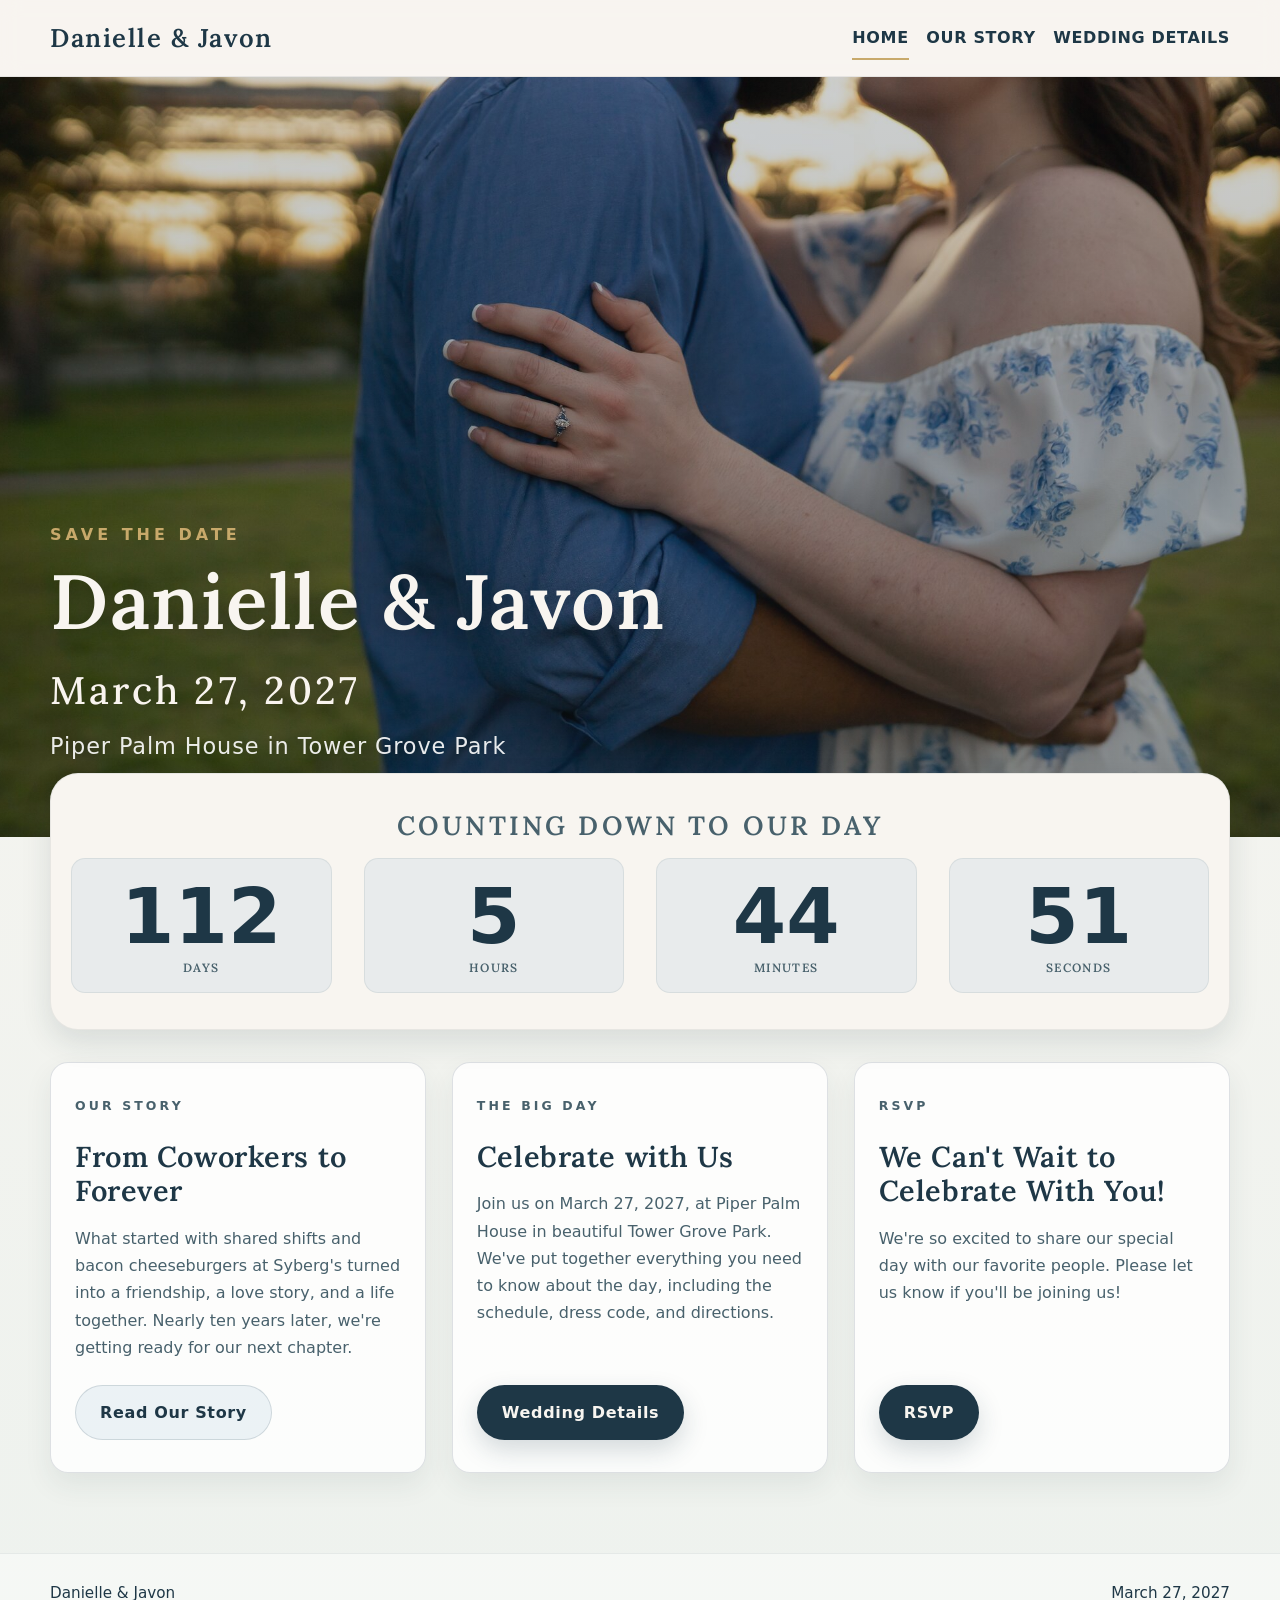
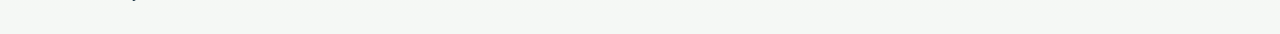
<file: index.html>
<!DOCTYPE html>
<html lang="en">
  <head>
    <meta charset="UTF-8" />
    <meta name="viewport" content="width=device-width, initial-scale=1.0" />
    <title>Danielle & Javon | Wedding</title>
    <meta
      name="description"
      content="Danielle and Javon are getting married on March 27, 2027 at Piper Palm House in Tower Grove Park."
    />
    <meta name="robots" content="noindex" />
    <link rel="preconnect" href="https://fonts.googleapis.com" />
    <link rel="preconnect" href="https://fonts.gstatic.com" crossorigin />
    <link href="https://fonts.googleapis.com/css2?family=Lora:wght@500;600&display=swap" rel="stylesheet" />
    <link rel="stylesheet" href="style.css" />
    <script src="script.js" defer></script>
  </head>
  <body class="home-page">
    <header class="site-header">
      <div class="container nav-wrap">
        <a class="brand" href="index.html" aria-label="Danielle and Javon home">Danielle &amp; Javon</a>
        <button class="menu-toggle" type="button" aria-expanded="false" aria-controls="site-navigation" aria-label="Open navigation menu">Menu</button>
        <nav class="site-nav" id="site-navigation" aria-label="Main navigation">
          <a href="index.html" class="nav-link active">Home</a>
          <a href="our-story.html" class="nav-link">Our Story</a>
          <a href="wedding-details.html" class="nav-link">Wedding Details</a>
        </nav>
      </div>
    </header>

    <main>
      <section class="hero-section">
        <div class="hero-image" role="img" aria-label="Couple standing together outdoors in warm natural light"></div>
        <div class="hero-content container">
          <p class="eyebrow">Save the Date</p>
          <h1>Danielle &amp; Javon</h1>
          <p class="date-line">March 27, 2027</p>
          <p class="venue-line">Piper Palm House in Tower Grove Park</p>
        </div>
      </section>

      <section class="countdown-section">
        <div class="container countdown-shell">
          <p class="countdown-label">Counting Down to Our Day</p>
          <p class="sr-only" id="countdown-description">Countdown to March 27, 2027.</p>
          <div class="countdown" data-countdown aria-describedby="countdown-description" aria-live="off"></div>
        </div>
      </section>

      <section class="feature-grid container">
        <article class="feature-card">
          <p class="eyebrow">Our Story</p>
          <h2>From Coworkers to Forever</h2>
          <p>What started with shared shifts and bacon cheeseburgers at Syberg's turned into a friendship, a love story, and a life together. Nearly ten years later, we're getting ready for our next chapter.</p>
          <a class="button button-secondary" href="our-story.html">Read Our Story</a>
        </article>

        <article class="feature-card">
          <p class="eyebrow">The Big Day</p>
          <h2>Celebrate with Us</h2>
          <p>Join us on March 27, 2027, at Piper Palm House in beautiful Tower Grove Park. We've put together everything you need to know about the day, including the schedule, dress code, and directions.</p>
          <a class="button button-primary" href="wedding-details.html">Wedding Details</a>
        </article>

        <article class="feature-card">
          <p class="eyebrow">RSVP</p>
          <h2>We Can't Wait to Celebrate With You!</h2>
          <p>We're so excited to share our special day with our favorite people. Please let us know if you'll be joining us!</p>
          <span class="button button-primary">RSVP</span>
        </article>
      </section>
    </main>

    <footer class="site-footer">
      <div class="container footer-wrap">
        <p>Danielle &amp; Javon</p>
        <p>March 27, 2027</p>
      </div>
    </footer>
  </body>
</html>
</file>
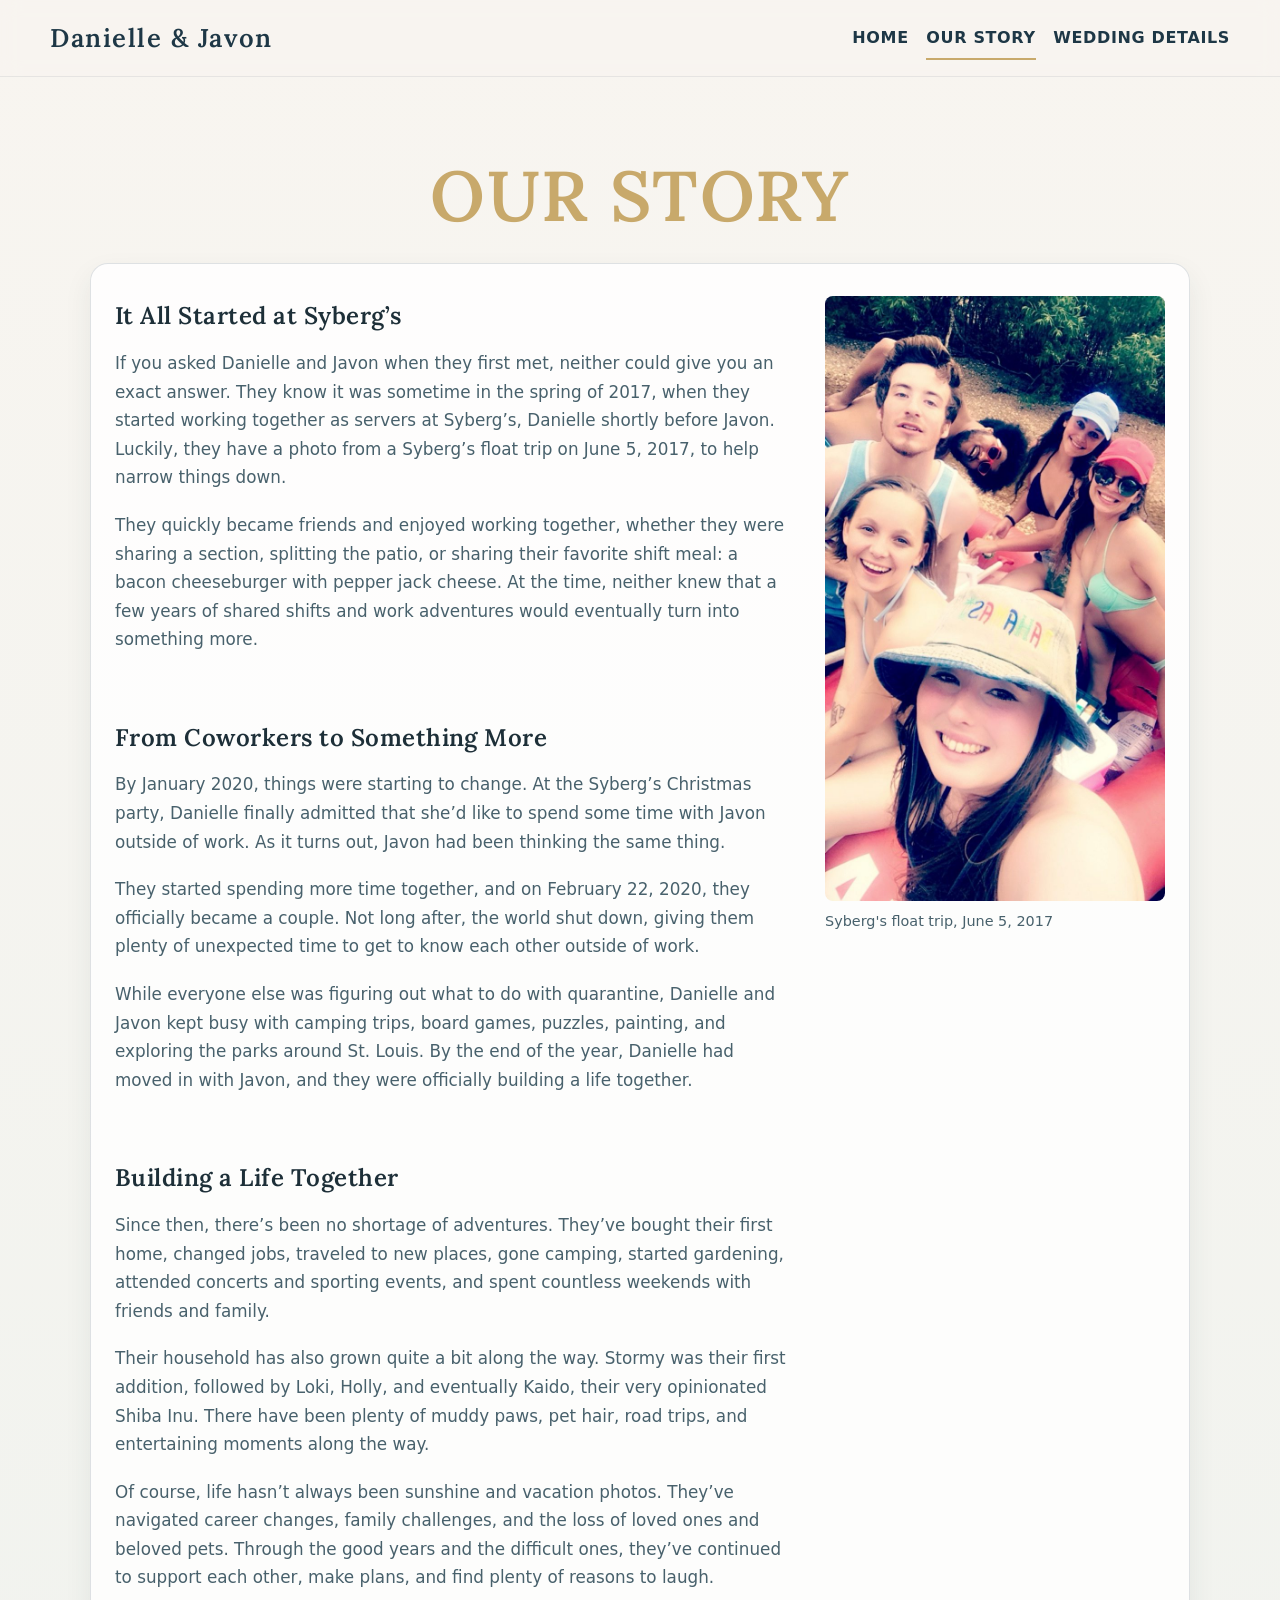
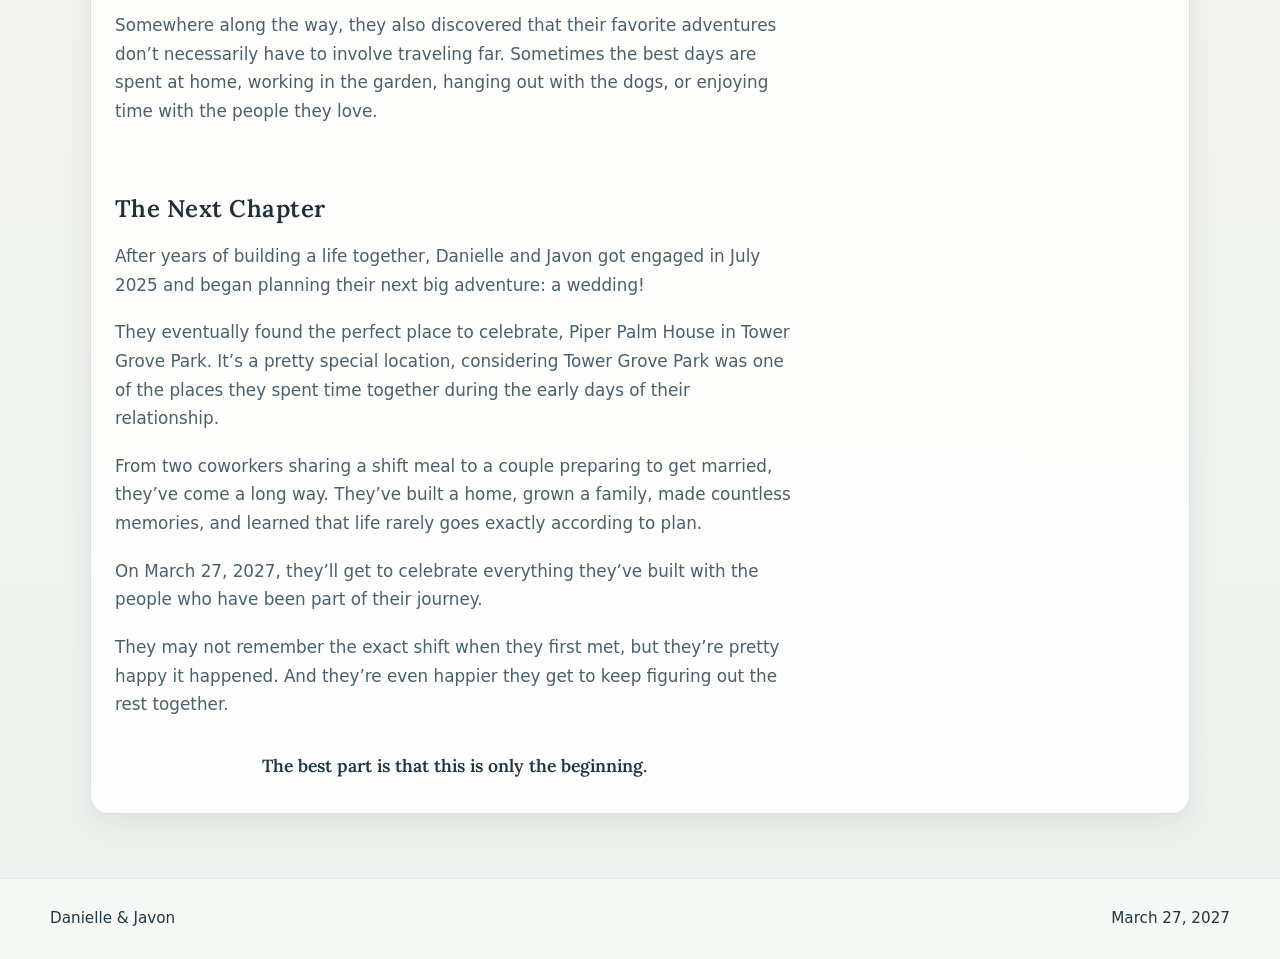
<file: our-story.html>
<!DOCTYPE html>
<html lang="en">
  <head>
    <meta charset="UTF-8" />
    <meta name="viewport" content="width=device-width, initial-scale=1.0" />
    <title>Our Story | Danielle & Javon</title>
    <meta
      name="description"
      content="Our story for Danielle and Javon."
    />
    <meta name="robots" content="noindex" />
    <link rel="preconnect" href="https://fonts.googleapis.com" />
    <link rel="preconnect" href="https://fonts.gstatic.com" crossorigin />
    <link href="https://fonts.googleapis.com/css2?family=Lora:wght@500;600&display=swap" rel="stylesheet" />
    <link rel="stylesheet" href="style.css" />
    <style>
      .page-story .page-intro {
        padding-bottom: 1rem;
      }

      .page-story .story-layout {
        display: block;
      }

      .page-story .story-copy {
        width: min(100%, 72ch);
        margin: 0 auto;
      }

      .page-story .story-copy h2 {
        margin: 2rem 0 0.75rem;
      }

      .page-story .story-section:first-child > h2 {
        margin-top: 0;
      }

      .page-story .story-photo {
        margin: 1.5rem 0 2rem;
      }

      .page-story .story-photo img {
        display: block;
        width: 100%;
        height: auto;
        border-radius: 8px;
      }

      @media (min-width: 701px) {
        .page-story .story-photo img {
          width: 100%;
          max-width: 100%;
          max-height: 70vh;
          object-fit: contain;
          margin: 0 auto;
        }
      }

      .page-story .story-photo figcaption {
        margin-top: 0.5rem;
        color: var(--color-text-soft);
        font-size: 0.9rem;
      }

      .page-story .story-closing {
        margin: 2rem 0 0;
        color: var(--color-blue-deep);
        font-family: var(--font-display);
        font-size: 1.1rem;
        font-weight: 600;
        text-align: center;
      }

      @media (min-width: 701px) {
        .page-story .page-intro .eyebrow {
          font-family: var(--font-display);
          font-size: clamp(3rem, 5.5vw, 5rem);
          line-height: 1.1;
          letter-spacing: 0.02em;
        }

        .page-story .story-copy {
          width: min(100%, 1100px);
        }

        .page-story .story-copy {
          display: grid;
          grid-template-columns: minmax(0, 1fr) 340px;
          column-gap: 2rem;
          row-gap: 0.8rem;
          align-items: start;
        }

        .page-story .story-section {
          grid-column: 1;
        }

        .page-story .story-section:nth-of-type(1) {
          grid-row: 1;
        }

        .page-story .story-section:nth-of-type(2) {
          grid-row: 2;
        }

        .page-story .story-section:nth-of-type(3) {
          grid-row: 3;
        }

        .page-story .story-section:nth-of-type(4) {
          grid-row: 4;
        }

        .page-story .story-photo {
          grid-column: 2;
          grid-row: 1 / span 4;
          position: sticky;
          top: 110px;
          align-self: start;
          width: 340px;
          margin: 0;
        }
      }
    </style>
    <script src="script.js" defer></script>
  </head>
  <body class="page-story">
    <header class="site-header">
      <div class="container nav-wrap">
        <a class="brand" href="index.html" aria-label="Danielle and Javon home">Danielle &amp; Javon</a>
        <button class="menu-toggle" type="button" aria-expanded="false" aria-controls="site-navigation" aria-label="Open navigation menu">Menu</button>
        <nav class="site-nav" id="site-navigation" aria-label="Main navigation">
          <a href="index.html" class="nav-link">Home</a>
          <a href="our-story.html" class="nav-link active">Our Story</a>
          <a href="wedding-details.html" class="nav-link">Wedding Details</a>
        </nav>
      </div>
    </header>

    <main>
      <section class="page-intro">
        <div class="container narrow">
          <p class="eyebrow">Our story</p>
        </div>
      </section>

      <section class="content-section">
        <div class="container story-layout">
          <div class="story-copy">
            <section class="story-section story-opening">
              <h2>It All Started at Syberg’s</h2>
              <p>
                If you asked Danielle and Javon when they first met, neither could give you an exact answer. They know it was sometime in the spring of 2017, when they started working together as servers at Syberg’s, Danielle shortly before Javon. Luckily, they have a photo from a Syberg’s float trip on June 5, 2017, to help narrow things down.
              </p>
              <p>
                They quickly became friends and enjoyed working together, whether they were sharing a section, splitting the patio, or sharing their favorite shift meal: a bacon cheeseburger with pepper jack cheese. At the time, neither knew that a few years of shared shifts and work adventures would eventually turn into something more.
              </p>
            </section>

            <figure class="story-photo">
              <img src="images/syberg-float-trip-2017.jpg" alt="Photo from the Syberg's float trip on June 5, 2017" loading="lazy" />
              <figcaption>Syberg's float trip, June 5, 2017</figcaption>
            </figure>

            <section class="story-section">
              <h2>From Coworkers to Something More</h2>
              <p>
                By January 2020, things were starting to change. At the Syberg’s Christmas party, Danielle finally admitted that she’d like to spend some time with Javon outside of work. As it turns out, Javon had been thinking the same thing.
              </p>
              <p>
                They started spending more time together, and on February 22, 2020, they officially became a couple. Not long after, the world shut down, giving them plenty of unexpected time to get to know each other outside of work.
              </p>
              <p>
                While everyone else was figuring out what to do with quarantine, Danielle and Javon kept busy with camping trips, board games, puzzles, painting, and exploring the parks around St. Louis. By the end of the year, Danielle had moved in with Javon, and they were officially building a life together.
              </p>
            </section>

            <section class="story-section">
              <h2>Building a Life Together</h2>
              <p>
                Since then, there’s been no shortage of adventures. They’ve bought their first home, changed jobs, traveled to new places, gone camping, started gardening, attended concerts and sporting events, and spent countless weekends with friends and family.
              </p>
              <p>
                Their household has also grown quite a bit along the way. Stormy was their first addition, followed by Loki, Holly, and eventually Kaido, their very opinionated Shiba Inu. There have been plenty of muddy paws, pet hair, road trips, and entertaining moments along the way.
              </p>
              <p>
                Of course, life hasn’t always been sunshine and vacation photos. They’ve navigated career changes, family challenges, and the loss of loved ones and beloved pets. Through the good years and the difficult ones, they’ve continued to support each other, make plans, and find plenty of reasons to laugh.
              </p>
              <p>
                Somewhere along the way, they also discovered that their favorite adventures don’t necessarily have to involve traveling far. Sometimes the best days are spent at home, working in the garden, hanging out with the dogs, or enjoying time with the people they love.
              </p>
            </section>

            <section class="story-section">
              <h2>The Next Chapter</h2>
              <p>
                After years of building a life together, Danielle and Javon got engaged in July 2025 and began planning their next big adventure: a wedding!
              </p>
              <p>
                They eventually found the perfect place to celebrate, Piper Palm House in Tower Grove Park. It’s a pretty special location, considering Tower Grove Park was one of the places they spent time together during the early days of their relationship.
              </p>
              <p>
                From two coworkers sharing a shift meal to a couple preparing to get married, they’ve come a long way. They’ve built a home, grown a family, made countless memories, and learned that life rarely goes exactly according to plan.
              </p>
              <p>
                On March 27, 2027, they’ll get to celebrate everything they’ve built with the people who have been part of their journey.
              </p>
              <p>
                They may not remember the exact shift when they first met, but they’re pretty happy it happened. And they’re even happier they get to keep figuring out the rest together.
              </p>
              <p class="story-closing">The best part is that this is only the beginning.</p>
            </section>
          </div>
        </div>
      </section>
    </main>

    <footer class="site-footer">
      <div class="container footer-wrap">
        <p>Danielle &amp; Javon</p>
        <p>March 27, 2027</p>
      </div>
    </footer>
  </body>
</html>
</file>
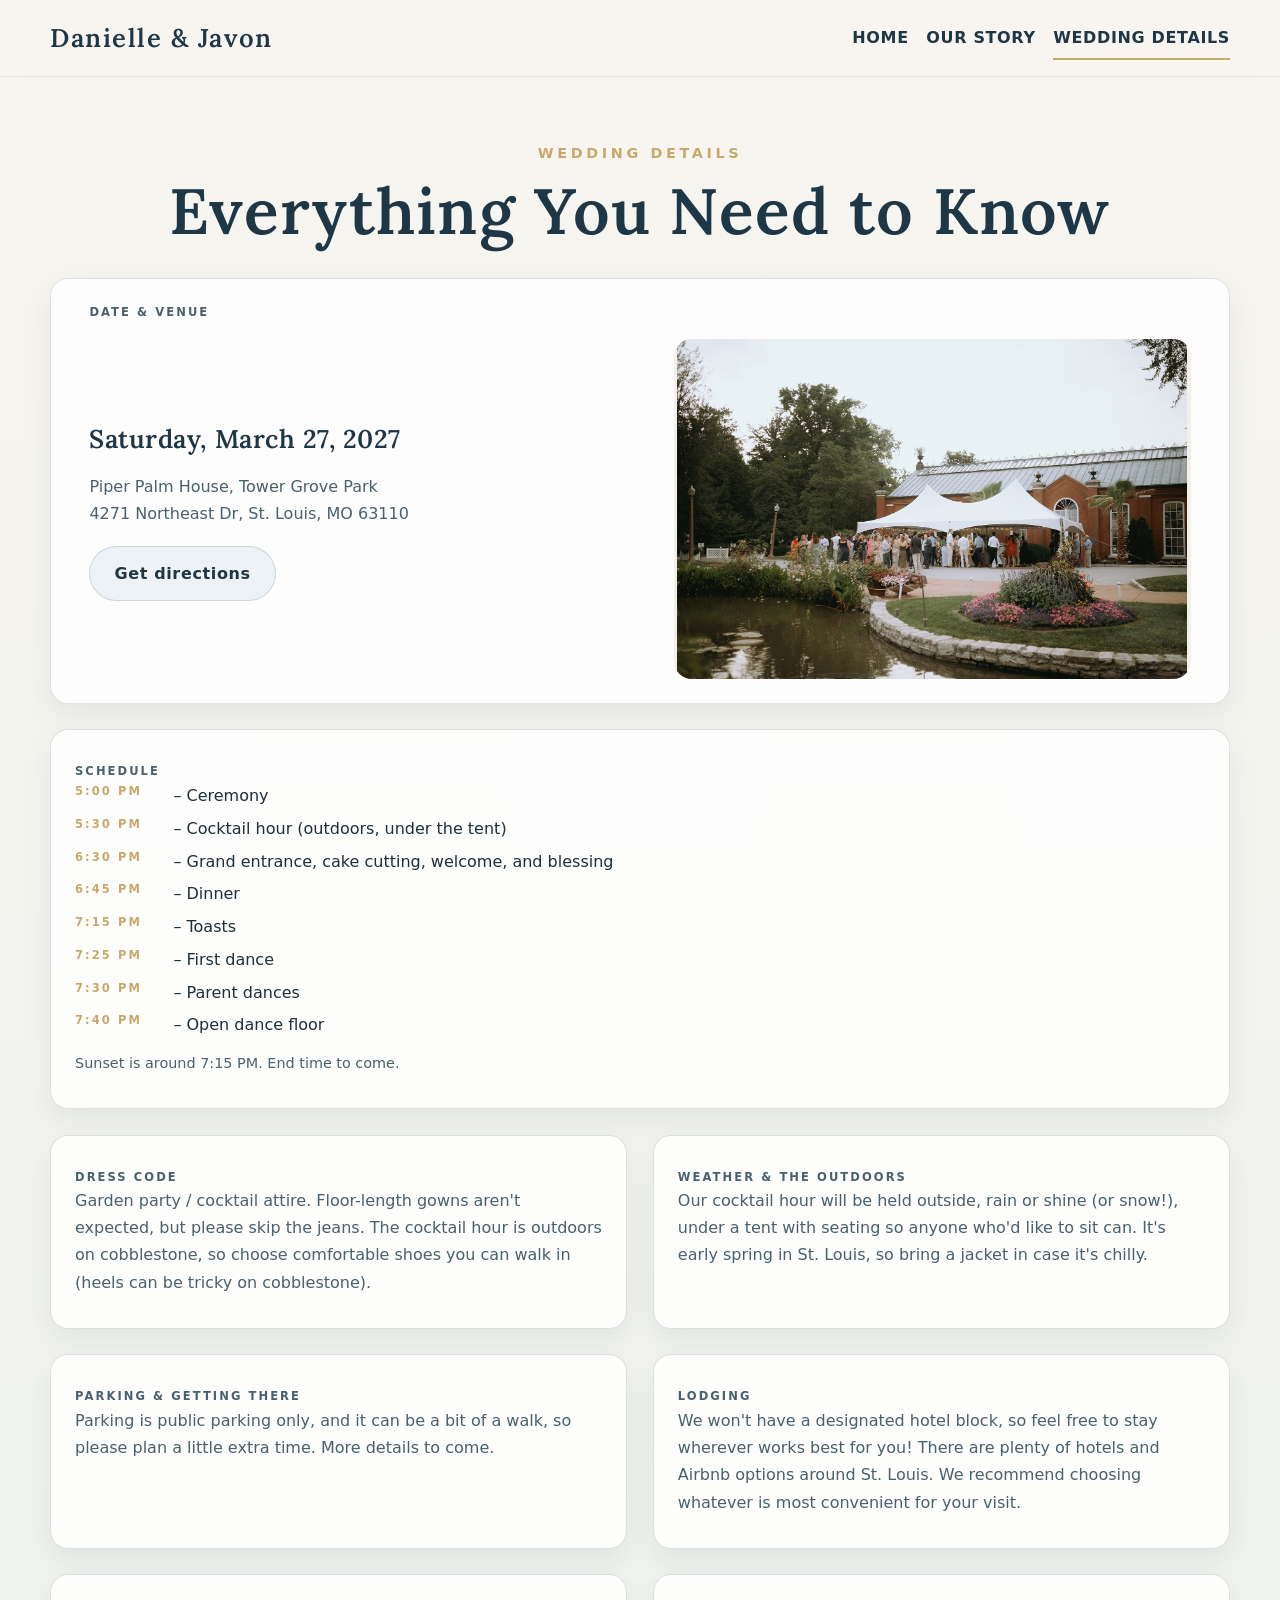
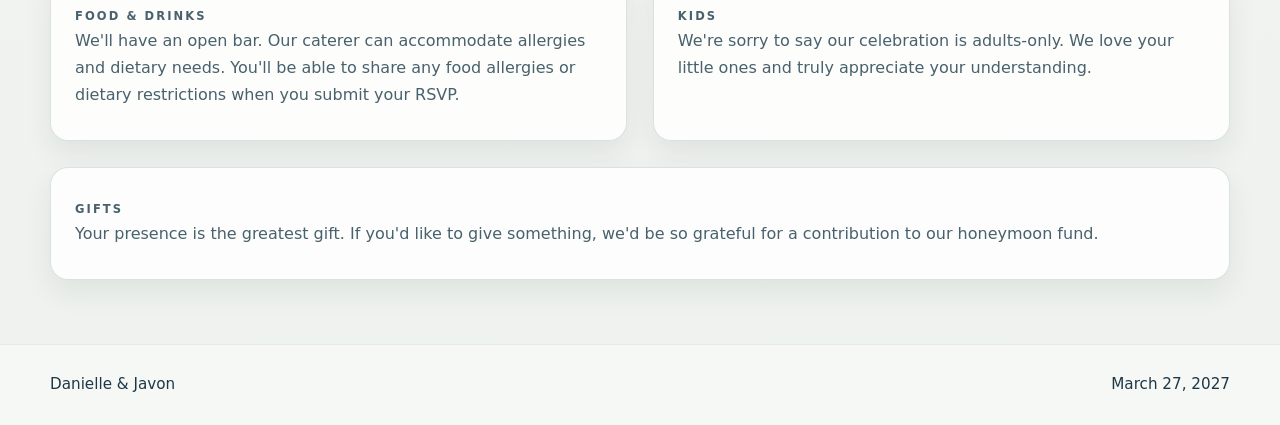
<file: wedding-details.html>
<!DOCTYPE html>
<html lang="en">
  <head>
    <meta charset="UTF-8" />
    <meta name="viewport" content="width=device-width, initial-scale=1.0" />
    <title>Wedding Details | Danielle & Javon</title>
    <meta
      name="description"
      content="Wedding details for Danielle and Javon's celebration at Piper Palm House in Tower Grove Park."
    />
    <meta name="robots" content="noindex" />
    <link rel="preconnect" href="https://fonts.googleapis.com" />
    <link rel="preconnect" href="https://fonts.gstatic.com" crossorigin />
    <link href="https://fonts.googleapis.com/css2?family=Lora:wght@500;600&display=swap" rel="stylesheet" />
    <link rel="stylesheet" href="style.css" />
    <script src="script.js" defer></script>
  </head>
  <body class="page-details">
    <header class="site-header">
      <div class="container nav-wrap">
        <a class="brand" href="index.html" aria-label="Danielle and Javon home">Danielle &amp; Javon</a>
        <button class="menu-toggle" type="button" aria-expanded="false" aria-controls="site-navigation" aria-label="Open navigation menu">Menu</button>
        <nav class="site-nav" id="site-navigation" aria-label="Main navigation">
          <a href="index.html" class="nav-link">Home</a>
          <a href="our-story.html" class="nav-link">Our Story</a>
          <a href="wedding-details.html" class="nav-link active">Wedding Details</a>
        </nav>
      </div>
    </header>

    <main>
      <section class="page-intro intro-compact">
        <div class="container">
          <p class="eyebrow">Wedding details</p>
          <h1>Everything You Need to Know</h1>
        </div>
      </section>

      <section class="content-section">
        <div class="container details-grid">
          <article class="detail-card detail-card-wide venue-card">
            <p class="detail-label">Date &amp; Venue</p>
            <div class="venue-copy">
              <h2>Saturday, March 27, 2027</h2>
              <p>Piper Palm House, Tower Grove Park</p>
              <p>4271 Northeast Dr, St. Louis, MO 63110</p>
              <a class="button button-secondary" href="https://www.google.com/maps/search/?api=1&amp;query=4271+Northeast+Dr+St+Louis+MO+63110" target="_blank" rel="noopener">Get directions</a>
            </div>
            <img class="venue-photo" src="images/Wedding-at-Piper-Palm-House.jpg" alt="Wedding tent and Piper Palm House in Tower Grove Park" />
          </article>

          <article class="detail-card detail-card-wide">
            <p class="detail-label">Schedule</p>
            <ul class="schedule-list">
              <li><strong class="detail-label schedule-time">5:00 PM</strong><span>– Ceremony</span></li>
              <li><strong class="detail-label schedule-time">5:30 PM</strong><span>– Cocktail hour (outdoors, under the tent)</span></li>
              <li><strong class="detail-label schedule-time">6:30 PM</strong><span>– Grand entrance, cake cutting, welcome, and blessing</span></li>
              <li><strong class="detail-label schedule-time">6:45 PM</strong><span>– Dinner</span></li>
              <li><strong class="detail-label schedule-time">7:15 PM</strong><span>– Toasts</span></li>
              <li><strong class="detail-label schedule-time">7:25 PM</strong><span>– First dance</span></li>
              <li><strong class="detail-label schedule-time">7:30 PM</strong><span>– Parent dances</span></li>
              <li><strong class="detail-label schedule-time">7:40 PM</strong><span>– Open dance floor</span></li>
            </ul>
            <p class="schedule-note">Sunset is around 7:15 PM. End time to come.</p>
          </article>

          <article class="detail-card">
            <p class="detail-label">Dress Code</p>
            <p>Garden party / cocktail attire. Floor-length gowns aren't expected, but please skip the jeans. The cocktail hour is outdoors on cobblestone, so choose comfortable shoes you can walk in (heels can be tricky on cobblestone).</p>
          </article>

          <article class="detail-card">
            <p class="detail-label">Weather &amp; the Outdoors</p>
            <p>Our cocktail hour will be held outside, rain or shine (or snow!), under a tent with seating so anyone who'd like to sit can. It's early spring in St. Louis, so bring a jacket in case it's chilly.</p>
          </article>

          <article class="detail-card">
            <p class="detail-label">Parking &amp; Getting There</p>
            <p>Parking is public parking only, and it can be a bit of a walk, so please plan a little extra time. More details to come.</p>
          </article>

          <article class="detail-card">
            <p class="detail-label">Lodging</p>
            <p>We won't have a designated hotel block, so feel free to stay wherever works best for you! There are plenty of hotels and Airbnb options around St. Louis. We recommend choosing whatever is most convenient for your visit.</p>
          </article>

          <article class="detail-card">
            <p class="detail-label">Food &amp; Drinks</p>
            <p>We'll have an open bar. Our caterer can accommodate allergies and dietary needs. You'll be able to share any food allergies or dietary restrictions when you submit your RSVP.</p>
          </article>

          <article class="detail-card">
            <p class="detail-label">Kids</p>
            <p>We're sorry to say our celebration is adults-only. We love your little ones and truly appreciate your understanding.</p>
          </article>

          <article class="detail-card detail-card-wide">
            <p class="detail-label">Gifts</p>
            <p>Your presence is the greatest gift. If you'd like to give something, we'd be so grateful for a contribution to our honeymoon fund.</p>
            <!-- Add the Amazon registry URL here when available, using the existing button styles. -->
          </article>
        </div>
      </section>
    </main>

    <footer class="site-footer">
      <div class="container footer-wrap">
        <p>Danielle &amp; Javon</p>
        <p>March 27, 2027</p>
      </div>
    </footer>
  </body>
</html>
</file>
<file: style.css>
:root {
  --color-ivory: #f8f5f0;
  --color-cream: #f3efe9;
  --color-sage: #a7b8a2;
  --color-sage-deep: #7b9279;
  --color-sky: #c9d9e7;
  --color-blue-soft: #b8cfe0;
  --color-blue-deep: #1e3746;
  --color-gold: #c8a96b;
  --color-text: #1d2f38;
  --color-text-soft: #48616c;
  --color-card: rgba(255, 255, 255, 0.82);
  --color-border: rgba(30, 55, 70, 0.14);
  --shadow-soft: 0 12px 30px rgba(28, 46, 54, 0.12);
  --shadow-card: 0 12px 28px rgba(38, 60, 70, 0.08);
  --radius-md: 18px;
  --radius-lg: 28px;
  --container: 1180px;
  --font-display: "Lora", Georgia, serif;
  --font-body: "Segoe UI", system-ui, -apple-system, BlinkMacSystemFont, Arial, sans-serif;
  --space-1: 0.5rem;
  --space-2: 1rem;
  --space-3: 1.5rem;
  --space-4: 2rem;
  --space-5: 3rem;
  --space-6: 4rem;
}

* {
  box-sizing: border-box;
}

html {
  scroll-behavior: smooth;
}

body {
  margin: 0;
  font-family: var(--font-body);
  font-weight: 400;
  background: linear-gradient(180deg, var(--color-ivory), #eef2ee 100%);
  color: var(--color-text);
  line-height: 1.7;
}

img {
  max-width: 100%;
  display: block;
}

a {
  color: inherit;
  text-decoration: none;
}

button,
input,
select,
textarea {
  font: inherit;
}

.container {
  width: min(var(--container), calc(100% - 2rem));
  margin: 0 auto;
}

.narrow {
  max-width: 760px;
}

.sr-only {
  position: absolute;
  width: 1px;
  height: 1px;
  padding: 0;
  margin: -1px;
  overflow: hidden;
  clip: rect(0, 0, 0, 0);
  white-space: nowrap;
  border: 0;
}

.site-header {
  position: sticky;
  top: 0;
  z-index: 10;
  background: rgba(248, 245, 240, 0.82);
  backdrop-filter: blur(10px);
  border-bottom: 1px solid rgba(30, 55, 70, 0.08);
}

.nav-wrap {
  display: flex;
  align-items: center;
  justify-content: space-between;
  gap: var(--space-3);
  min-height: 76px;
}

.brand {
  font-family: var(--font-display);
  font-weight: 600;
  font-size: clamp(1.3rem, 2vw, 1.8rem);
  letter-spacing: 0.06em;
  color: var(--color-blue-deep);
  white-space: nowrap;
}

.site-nav {
  display: flex;
  flex-wrap: wrap;
  justify-content: flex-end;
  gap: 0.25rem 1.1rem;
}

.menu-toggle {
  display: none;
  align-items: center;
  justify-content: center;
  min-height: 44px;
  padding: 0.55rem 0.9rem;
  border: 1px solid rgba(30, 55, 70, 0.18);
  border-radius: 10px;
  background: rgba(255, 255, 255, 0.58);
  color: var(--color-blue-deep);
  font-weight: 600;
  cursor: pointer;
}

.menu-toggle:focus-visible {
  outline: 3px solid rgba(200, 169, 107, 0.55);
  outline-offset: 2px;
}

.nav-link {
  position: relative;
  color: var(--color-blue-deep);
  font-size: 1rem;
  font-weight: 600;
  letter-spacing: 0.04em;
  text-transform: uppercase;
  padding: 0.35rem 0;
}

.nav-link::after {
  content: "";
  position: absolute;
  left: 0;
  bottom: -0.15rem;
  width: 100%;
  height: 2px;
  background: var(--color-gold);
  transform: scaleX(0);
  transform-origin: center;
  transition: transform 0.2s ease;
}

.nav-link:hover::after,
.nav-link:focus-visible::after,
.nav-link.active::after {
  transform: scaleX(1);
}

.home-page .hero-section {
  position: relative;
  min-height: 760px;
  display: flex;
  align-items: flex-end;
  background: #d9e1db;
  overflow: hidden;
}

.hero-image {
  position: absolute;
  inset: 0;
  background-image: linear-gradient(rgba(23, 36, 42, 0.22), rgba(23, 36, 42, 0.35)), url('images/CBC02798.jpg');
  background-size: cover;
  background-position: center 20%;
  background-repeat: no-repeat;
  transform: scale(1.02);
}

.hero-content {
  position: relative;
  z-index: 1;
  padding: 8rem 0 4.5rem;
  color: var(--color-ivory);
}

.eyebrow {
  margin: 0 0 0.8rem;
  font-size: 0.78rem;
  letter-spacing: 0.25em;
  text-transform: uppercase;
  font-weight: 600;
  color: var(--color-gold);
}

.hero-content .eyebrow {
  font-size: 1rem;
}

.hero-content h1,
.page-intro h1,
.details-grid h2,
.feature-card h2,
.story-copy h2,
.registry-card h2,
.party-content h2,
.faq-question {
  font-family: var(--font-display);
  letter-spacing: 0.02em;
  font-weight: 600;
}

.hero-content h1 {
  margin: 0;
  font-size: clamp(2.8rem, 6vw, 6rem);
  line-height: 1.05;
  font-weight: 600;
  text-shadow: 0 4px 18px rgba(0, 0, 0, 0.18);
}

.date-line {
  margin: 1rem 0 0.25rem;
  font-size: clamp(1.5rem, 3vw, 2.6rem);
  letter-spacing: 0.08em;
  color: #f9f4ef;
  font-family: var(--font-display);
  font-weight: 500;
}

.venue-line {
  margin: 0;
  font-size: clamp(1.05rem, 2vw, 1.4rem);
  color: rgba(255, 255, 255, 0.9);
  letter-spacing: 0.04em;
}

.countdown-section {
  position: relative;
  z-index: 2;
  transform: translateY(-64px);
  margin-bottom: -64px;
  padding: 0 0 var(--space-4);
}

.countdown-shell {
  background: var(--color-ivory);
  border: 1px solid rgba(30, 55, 70, 0.08);
  border-radius: var(--radius-lg);
  box-shadow: var(--shadow-soft);
  padding: 2.2rem 1.25rem;
  text-align: center;
}

.countdown-label {
  margin: 0 0 1rem;
  color: var(--color-text-soft);
  font-family: var(--font-display);
  font-weight: 600;
  letter-spacing: 0.12em;
  text-transform: uppercase;
  font-size: clamp(1.25rem, 2.4vw, 1.65rem);
  line-height: 1.25;
}

.countdown {
  display: grid;
  grid-template-columns: repeat(4, minmax(0, 1fr));
  gap: clamp(1rem, 3vw, 2rem);
}

.countdown span {
  display: flex;
  flex-direction: column;
  align-items: center;
  justify-content: center;
  min-width: 0;
  padding: 1rem 0.5rem;
  border-radius: 14px;
  background: rgba(184, 207, 224, 0.25);
  border: 1px solid rgba(30, 55, 70, 0.08);
  color: var(--color-blue-deep);
}

.countdown-number {
  font-family: var(--font-body);
  font-size: clamp(3.5rem, 6vw, 5.5rem);
  font-weight: 600;
  line-height: 1.1;
}

.countdown-unit-label {
  color: var(--color-text-soft);
  font-family: var(--font-display);
  font-size: 0.75rem;
  font-weight: 600;
  letter-spacing: 0.12em;
  line-height: 1.4;
  text-transform: uppercase;
}

.feature-grid,
.registry-grid,
.details-grid,
.party-grid {
  display: grid;
  gap: 1.6rem;
}

.feature-grid {
  grid-template-columns: repeat(3, minmax(0, 1fr));
  padding: 0 0 5rem;
}

.feature-card,
.detail-card,
.registry-card,
.party-card,
.story-photo-card,
.form-shell,
.faq-shell {
  background: var(--color-card);
  border: 1px solid var(--color-border);
  border-radius: var(--radius-md);
  box-shadow: var(--shadow-card);
}

.feature-card {
  padding: 2rem 1.5rem;
}

.home-page .feature-card {
  display: flex;
  flex-direction: column;
}

.home-page .feature-card .button {
  align-self: flex-start;
  margin-top: auto;
}

.feature-card h2 {
  margin: 0 0 1rem;
  font-size: clamp(1.8rem, 2vw, 2.3rem);
  line-height: 1.2;
  color: var(--color-blue-deep);
}

.feature-card p {
  margin: 0 0 1.5rem;
  color: var(--color-text-soft);
}

.button {
  display: inline-flex;
  align-items: center;
  justify-content: center;
  min-height: 48px;
  padding: 0.8rem 1.5rem;
  border-radius: 999px;
  border: 1px solid transparent;
  font-weight: 600;
  letter-spacing: 0.04em;
  transition: transform 0.2s ease, box-shadow 0.2s ease;
}

.button:hover,
.button:focus-visible {
  transform: translateY(-1px);
}

.button-primary {
  background: var(--color-blue-deep);
  color: var(--color-ivory);
  box-shadow: 0 10px 26px rgba(30, 55, 70, 0.18);
}

.button-secondary {
  background: rgba(184, 207, 224, 0.24);
  border-color: rgba(30, 55, 70, 0.15);
  color: var(--color-blue-deep);
}

.page-intro {
  padding: 5rem 0 2rem;
  text-align: center;
}

.intro-compact {
  padding-top: 4rem;
}

.page-details .page-intro .eyebrow {
  margin-bottom: 0.65rem;
  font-size: 0.9rem;
}

.page-intro h1 {
  margin: 0;
  color: var(--color-blue-deep);
  font-size: clamp(2.4rem, 5vw, 4.5rem);
  line-height: 1.1;
}

.content-section {
  padding: 0 0 4rem;
}

.story-layout {
  display: grid;
  grid-template-columns: 1.1fr 1.4fr;
  gap: 2rem;
  align-items: start;
}

.story-copy {
  padding: 2rem 1.5rem;
  background: var(--color-card);
  border: 1px solid var(--color-border);
  border-radius: var(--radius-md);
  box-shadow: var(--shadow-card);
}

.story-copy p {
  margin: 0 0 1.2rem;
  color: var(--color-text-soft);
  font-size: 1.05rem;
}

.story-photo-stack {
  display: grid;
  grid-template-columns: 1fr 0.9fr;
  gap: 1rem;
}

.story-photo-card {
  overflow: hidden;
  min-height: 220px;
}

.story-photo-large {
  grid-column: 1 / -1;
  min-height: 360px;
}

.story-photo-card img {
  width: 100%;
  height: 100%;
  object-fit: cover;
}

.details-grid {
  grid-template-columns: repeat(2, minmax(0, 1fr));
}

.detail-card {
  padding: 2rem 1.5rem;
}

.page-details .venue-card {
  display: grid;
  grid-template-columns: minmax(0, 1fr) minmax(0, 0.95fr);
  align-items: center;
  gap: 1rem 2.5rem;
  padding: 1.5rem clamp(1.5rem, 3vw, 2.5rem);
}

.page-details .venue-card > .detail-label {
  grid-column: 1 / -1;
  margin-bottom: 0;
}

.page-details .venue-copy .button {
  margin-top: 1.2rem;
}

.page-details .venue-photo {
  display: block;
  width: 100%;
  height: auto;
  max-height: 340px;
  border-radius: var(--radius-md);
  background: var(--color-cream);
  object-fit: contain;
}

.detail-card-wide {
  grid-column: span 2;
}

.detail-label {
  margin: 0 0 0.8rem;
  color: var(--color-gold);
  font-size: 0.72rem;
  letter-spacing: 0.18em;
  text-transform: uppercase;
  font-weight: 600;
}

.schedule-list {
  display: grid;
  gap: 0.35rem;
  margin: 0;
  padding: 0;
  list-style: none;
}

.schedule-list li {
  display: grid;
  grid-template-columns: 5.4rem minmax(0, 1fr);
  gap: 0.75rem;
}

.schedule-time {
  display: inline-block;
  margin: 0;
}

.detail-card .schedule-note {
  margin: 0.8rem 0 0;
  font-size: 0.9rem;
}

.detail-card h2,
.registry-card h2,
.party-content h2 {
  margin: 0 0 0.8rem;
  color: var(--color-blue-deep);
  font-size: clamp(1.6rem, 2vw, 2.2rem);
}

.detail-card p,
.registry-card p,
.party-content p,
.form-note p {
  margin: 0;
  color: var(--color-text-soft);
}

.party-grid {
  grid-template-columns: repeat(3, minmax(0, 1fr));
}

.party-card {
  overflow: hidden;
}

.party-photo-wrap {
  height: 330px;
  background: #dfe7e0;
}

.party-photo-wrap img {
  width: 100%;
  height: 100%;
  object-fit: cover;
  object-position: center;
}

.party-content {
  padding: 1.4rem 1.2rem 1.5rem;
}

.role {
  margin: 0 0 0.75rem;
  color: var(--color-gold);
  font-weight: 600;
  letter-spacing: 0.08em;
  text-transform: uppercase;
  font-size: 0.75rem;
}

.gallery-grid {
  display: grid;
  grid-template-columns: repeat(12, minmax(0, 1fr));
  gap: 1rem;
}

.gallery-item {
  margin: 0;
  overflow: hidden;
  border-radius: var(--radius-md);
  box-shadow: var(--shadow-card);
  background: #dfeae0;
}

.gallery-item img {
  width: 100%;
  height: 100%;
  object-fit: cover;
  display: block;
}

.gallery-landscape {
  grid-column: span 7;
  min-height: 280px;
}

.gallery-portrait {
  grid-column: span 5;
  min-height: 420px;
}

.registry-grid {
  grid-template-columns: repeat(3, minmax(0, 1fr));
}

.registry-card {
  padding: 2rem 1.5rem;
  display: flex;
  flex-direction: column;
  gap: 1rem;
}

.form-shell,
.faq-shell {
  max-width: 760px;
  margin: 0 auto;
  padding: 2rem 1.5rem;
}

.form-note {
  margin-bottom: 1.5rem;
  padding: 1rem 1.1rem;
  border-left: 3px solid var(--color-gold);
  background: rgba(200, 169, 107, 0.08);
  border-radius: 10px;
}

.rsvp-form {
  display: grid;
  gap: 1.2rem;
}

.form-row {
  display: grid;
  gap: 0.5rem;
}

.form-row label {
  font-weight: 400;
  color: var(--color-blue-deep);
}

.form-row input,
.form-row select,
.form-row textarea {
  width: 100%;
  padding: 0.9rem 1rem;
  border: 1px solid rgba(30, 55, 70, 0.2);
  border-radius: 12px;
  background: rgba(255, 255, 255, 0.8);
  color: var(--color-text);
}

.form-row input:disabled,
.form-row select:disabled,
.form-row textarea:disabled {
  cursor: not-allowed;
  background: rgba(230, 234, 236, 0.55);
  color: rgba(29, 47, 56, 0.7);
}

.faq-list {
  display: grid;
  gap: 0.8rem;
}

.faq-item {
  border: 1px solid rgba(30, 55, 70, 0.1);
  border-radius: 14px;
  background: rgba(255, 255, 255, 0.58);
  overflow: hidden;
}

.faq-question {
  width: 100%;
  padding: 1.1rem 1.2rem;
  border: 0;
  background: transparent;
  text-align: left;
  font-size: 1.1rem;
  color: var(--color-blue-deep);
  cursor: pointer;
  display: flex;
  align-items: center;
  justify-content: space-between;
  gap: 1rem;
}

.faq-question::after {
  content: "+";
  font-size: 1.5rem;
  color: var(--color-gold);
}

.faq-item.open .faq-question::after {
  content: "−";
}

.faq-answer {
  max-height: 0;
  overflow: hidden;
  transition: max-height 0.25s ease;
}

.faq-answer p {
  margin: 0;
  padding: 0 1.2rem 1.1rem;
  color: var(--color-text-soft);
}

.faq-item.open .faq-answer {
  max-height: 200px;
}

.site-footer {
  border-top: 1px solid rgba(30, 55, 70, 0.08);
  background: rgba(255, 255, 255, 0.4);
  color: var(--color-blue-deep);
}

.footer-wrap {
  display: flex;
  justify-content: space-between;
  align-items: center;
  gap: 1rem;
  min-height: 80px;
  font-size: 0.95rem;
}

@media (max-width: 900px) {
  .feature-grid,
  .details-grid,
  .party-grid,
  .registry-grid,
  .story-layout {
    grid-template-columns: 1fr;
  }

  .detail-card-wide {
    grid-column: span 1;
  }

  .home-page .hero-section {
    min-height: 620px;
  }

  .gallery-landscape,
  .gallery-portrait {
    grid-column: span 12;
    min-height: 280px;
  }
}

@media (max-width: 700px) {
  .site-header {
    position: static;
  }

  .nav-wrap {
    flex-direction: row;
    flex-wrap: wrap;
    justify-content: space-between;
    padding: 1rem 0 1.2rem;
  }

  .menu-toggle {
    display: inline-flex;
  }

  .site-nav {
    display: none;
    flex-direction: column;
    align-items: stretch;
    width: 100%;
    gap: 0.15rem;
    padding-top: 0.8rem;
  }

  .site-nav.is-open {
    display: flex;
  }

  .nav-link {
    padding: 0.5rem 0;
    text-align: center;
  }

  .page-details .venue-card {
    grid-template-columns: 1fr;
    gap: 1rem;
  }

  .page-details .venue-card > .detail-label {
    grid-column: auto;
  }

  .page-details .venue-photo {
    max-height: 320px;
  }

  .hero-content {
    padding-top: 6rem;
  }

  .hero-content h1 {
    font-size: clamp(2.35rem, 11vw, 3.2rem);
  }

  .countdown-section {
    transform: translateY(-32px);
    margin-bottom: -32px;
  }

  .countdown {
    grid-template-columns: repeat(2, minmax(0, 1fr));
    gap: 0.7rem;
  }

  .countdown span {
    width: 100%;
    padding: 0.75rem 0.25rem;
  }

  .countdown-number {
    font-size: clamp(2.4rem, 13vw, 3.5rem);
  }

  .story-photo-stack {
    grid-template-columns: 1fr;
  }

  .footer-wrap {
    flex-direction: column;
    justify-content: center;
    text-align: center;
    padding: 1rem 0;
  }
}
</file>
